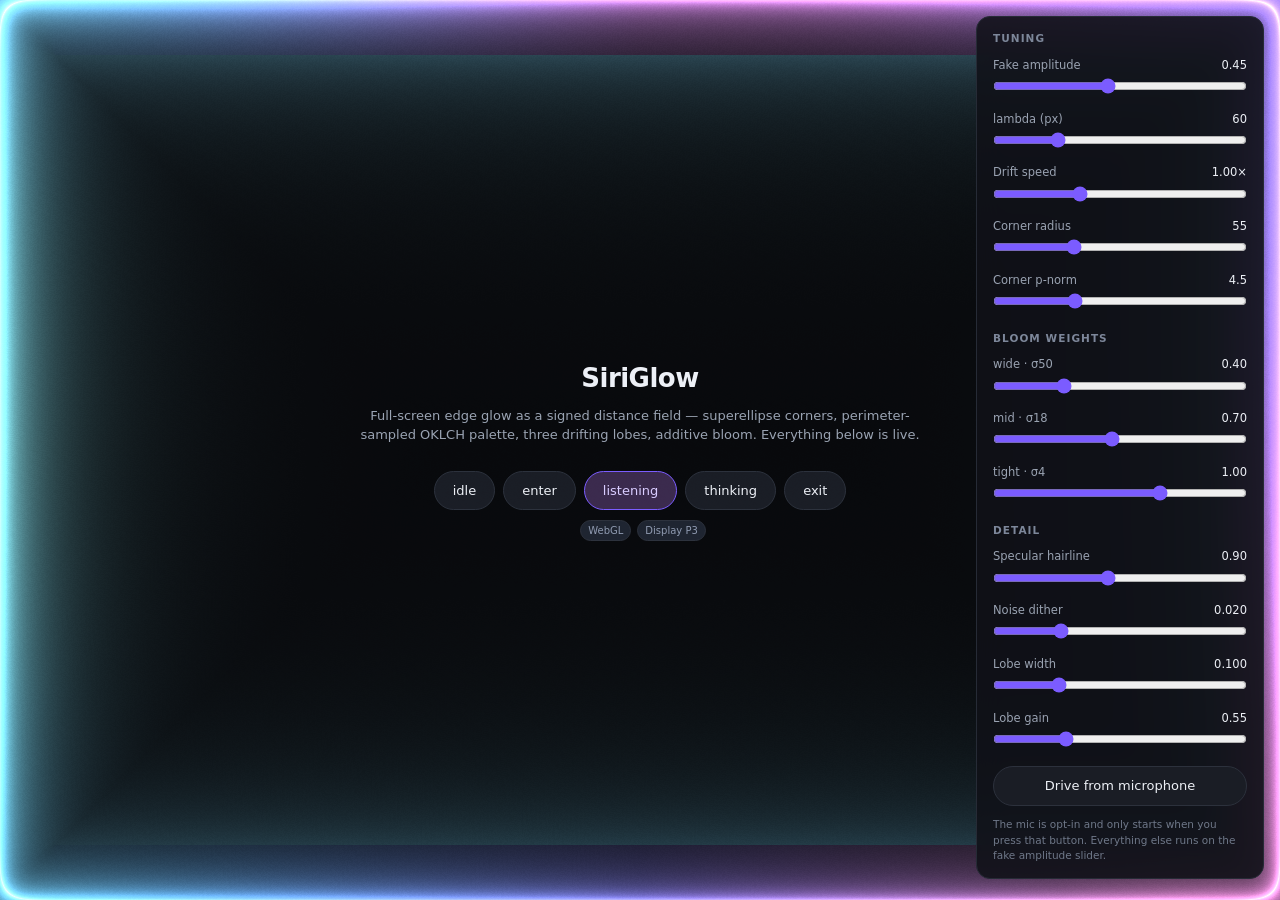
<file: web/siri-glow-demo.html>
<!doctype html>
<html lang="en">
<head>
<meta charset="utf-8">
<meta name="viewport" content="width=device-width, initial-scale=1, viewport-fit=cover">
<title>SiriGlow — tuning bench</title>
<style>
  :root { color-scheme: dark; }
  * { box-sizing: border-box; }
  body {
    margin: 0; min-height: 100vh; background: #08090c; color: #eceff5;
    font: 13px/1.5 -apple-system, "Segoe UI", system-ui, sans-serif;
    -webkit-font-smoothing: antialiased;
    display: grid; place-items: center; padding: 40px 20px;
  }
  .stage { text-align: center; max-width: 560px; }
  h1 { font-size: 26px; font-weight: 600; letter-spacing: -.02em; margin: 0 0 8px; }
  .lede { color: #9aa3b2; margin: 0 0 26px; }

  .states { display: flex; gap: 8px; justify-content: center; flex-wrap: wrap; }
  button {
    background: #1a1d25; color: #eceff5; border: 1px solid #2c313c;
    border-radius: 999px; padding: 9px 18px; font: inherit; cursor: pointer;
    transition: background .2s, border-color .2s, transform .2s;
  }
  button:hover { background: #262b36; border-color: #3d4453; }
  button:active { transform: scale(.96); }
  button.on { background: #3b2a4d; border-color: #7b5cff; color: #d9ccff; }

  /* Fixed panel so it stays put while the glow breathes behind it. */
  .panel {
    position: fixed; top: 16px; right: 16px; width: 288px; z-index: 2147483600;
    background: rgba(16, 18, 24, .88); border: 1px solid #262b36;
    border-radius: 14px; padding: 14px 16px;
    backdrop-filter: blur(14px); -webkit-backdrop-filter: blur(14px);
    max-height: calc(100vh - 32px); overflow-y: auto;
  }
  .panel h2 {
    margin: 0 0 10px; font-size: 10.5px; letter-spacing: .1em;
    text-transform: uppercase; color: #7d879a;
  }
  .row { margin-bottom: 11px; }
  .row label {
    display: flex; justify-content: space-between; gap: 10px;
    font-size: 11.5px; color: #9aa3b2; margin-bottom: 4px;
  }
  .row output { color: #eceff5; font-variant-numeric: tabular-nums; }
  input[type=range] { width: 100%; accent-color: #7b5cff; margin: 0; }
  .hint { color: #6f7889; font-size: 10.5px; margin: 10px 0 0; line-height: 1.5; }
  .badge {
    display: inline-block; font-size: 10px; padding: 2px 7px; border-radius: 999px;
    background: #1e2430; color: #8f9ab0; border: 1px solid #2c313c; margin-left: 6px;
  }
</style>
</head>
<body>

<div class="stage">
  <h1>SiriGlow</h1>
  <p class="lede">
    Full-screen edge glow as a signed distance field — superellipse corners,
    perimeter-sampled OKLCH palette, three drifting lobes, additive bloom.
    Everything below is live.
  </p>
  <div class="states">
    <button data-state="idle">idle</button>
    <button data-state="enter">enter</button>
    <button data-state="listening" class="on">listening</button>
    <button data-state="thinking">thinking</button>
    <button data-state="exit">exit</button>
  </div>
  <p class="hint" id="caps"></p>
</div>

<div class="panel">
  <h2>Tuning</h2>

  <div class="row">
    <label>Fake amplitude <output id="o-amp">0.45</output></label>
    <input type="range" id="amp" min="0" max="1" step="0.01" value="0.45">
  </div>
  <div class="row">
    <label>lambda (px) <output id="o-lambda">60</output></label>
    <input type="range" id="lambda" min="10" max="220" step="1" value="60">
  </div>
  <div class="row">
    <label>Drift speed <output id="o-drift">1.00×</output></label>
    <input type="range" id="drift" min="0" max="3" step="0.05" value="1">
  </div>
  <div class="row">
    <label>Corner radius <output id="o-radius">55</output></label>
    <input type="range" id="radius" min="0" max="180" step="1" value="55">
  </div>
  <div class="row">
    <label>Corner p-norm <output id="o-pnorm">4.5</output></label>
    <input type="range" id="pnorm" min="2" max="10" step="0.1" value="4.5">
  </div>

  <h2 style="margin-top:16px">Bloom weights</h2>
  <div class="row">
    <label>wide · σ50 <output id="o-b0">0.40</output></label>
    <input type="range" id="b0" min="0" max="1.5" step="0.01" value="0.40">
  </div>
  <div class="row">
    <label>mid · σ18 <output id="o-b1">0.70</output></label>
    <input type="range" id="b1" min="0" max="1.5" step="0.01" value="0.70">
  </div>
  <div class="row">
    <label>tight · σ4 <output id="o-b2">1.00</output></label>
    <input type="range" id="b2" min="0" max="1.5" step="0.01" value="1.00">
  </div>

  <h2 style="margin-top:16px">Detail</h2>
  <div class="row">
    <label>Specular hairline <output id="o-hair">0.90</output></label>
    <input type="range" id="hair" min="0" max="2" step="0.01" value="0.90">
  </div>
  <div class="row">
    <label>Noise dither <output id="o-noise">0.020</output></label>
    <input type="range" id="noise" min="0" max="0.08" step="0.001" value="0.02">
  </div>
  <div class="row">
    <label>Lobe width <output id="o-lw">0.10</output></label>
    <input type="range" id="lw" min="0.02" max="0.35" step="0.005" value="0.10">
  </div>
  <div class="row">
    <label>Lobe gain <output id="o-lg">0.55</output></label>
    <input type="range" id="lg" min="0" max="2" step="0.01" value="0.55">
  </div>

  <div class="row" style="margin-top:14px">
    <button id="mic" style="width:100%">Drive from microphone</button>
  </div>
  <p class="hint">
    The mic is opt-in and only starts when you press that button. Everything
    else runs on the fake amplitude slider.
  </p>
</div>

<script src="siri-glow.js"></script>
<script>
(function () {
  var glow = new SiriGlow();
  glow.state = "listening";
  glow.amplitude = 0.45;

  var caps = [];
  caps.push(glow.gl ? "WebGL" : "CSS fallback");
  if (glow.p3) caps.push("Display P3");
  if (window.matchMedia && matchMedia("(prefers-reduced-motion: reduce)").matches) {
    caps.push("reduced motion — drift frozen");
  }
  document.getElementById("caps").innerHTML =
    caps.map(function (c) { return '<span class="badge">' + c + "</span>"; }).join("");

  // state buttons
  var buttons = [].slice.call(document.querySelectorAll("[data-state]"));
  buttons.forEach(function (b) {
    b.addEventListener("click", function () {
      buttons.forEach(function (x) { x.classList.toggle("on", x === b); });
      glow.state = b.dataset.state;
    });
  });

  function bind(id, fmt, apply) {
    var input = document.getElementById(id);
    var out = document.getElementById("o-" + id);
    function run() {
      var v = parseFloat(input.value);
      out.textContent = fmt(v);
      apply(v);
    }
    input.addEventListener("input", run);
    run();
  }

  var f2 = function (v) { return v.toFixed(2); };
  var f0 = function (v) { return String(Math.round(v)); };

  bind("amp", f2, function (v) { glow.amplitude = v; });
  bind("lambda", f0, function (v) { glow.set("lambda", v); });
  bind("drift", function (v) { return v.toFixed(2) + "×"; }, function (v) {
    // Scale the base periods; larger period = slower lap.
    var base = [11, -17, 23];
    glow.set("driftPeriods", base.map(function (p) {
      return v < 0.02 ? 1e9 : p / v;
    }));
  });
  bind("radius", f0, function (v) { glow.set("radius", v); });
  bind("pnorm", function (v) { return v.toFixed(1); }, function (v) {
    glow.set("pnorm", v);
  });

  function bloom() {
    glow.set("bloomWeights", [
      parseFloat(document.getElementById("b0").value),
      parseFloat(document.getElementById("b1").value),
      parseFloat(document.getElementById("b2").value)
    ]);
  }
  bind("b0", f2, bloom);
  bind("b1", f2, bloom);
  bind("b2", f2, bloom);

  bind("hair", f2, function (v) { glow.set("hairline", v); });
  bind("noise", function (v) { return v.toFixed(3); }, function (v) {
    glow.set("noise", v);
  });
  bind("lw", function (v) { return v.toFixed(3); }, function (v) {
    glow.set("lobeWidth", v);
  });
  bind("lg", f2, function (v) { glow.set("lobeGain", v); });

  var micBtn = document.getElementById("mic");
  var live = false;
  micBtn.addEventListener("click", function () {
    if (live) {
      glow.stopMic();
      live = false;
      micBtn.textContent = "Drive from microphone";
      micBtn.classList.remove("on");
      glow.amplitude = parseFloat(document.getElementById("amp").value);
      return;
    }
    micBtn.disabled = true;
    glow.listenToMic().then(function () {
      live = true;
      micBtn.disabled = false;
      micBtn.textContent = "Stop microphone";
      micBtn.classList.add("on");
      glow.state = "listening";
    }).catch(function (err) {
      micBtn.disabled = false;
      micBtn.textContent = "Microphone unavailable";
      console.warn(err);
    });
  });

  window.glow = glow;   // handy for poking at from the console
})();
</script>
</body>
</html>
</file>
